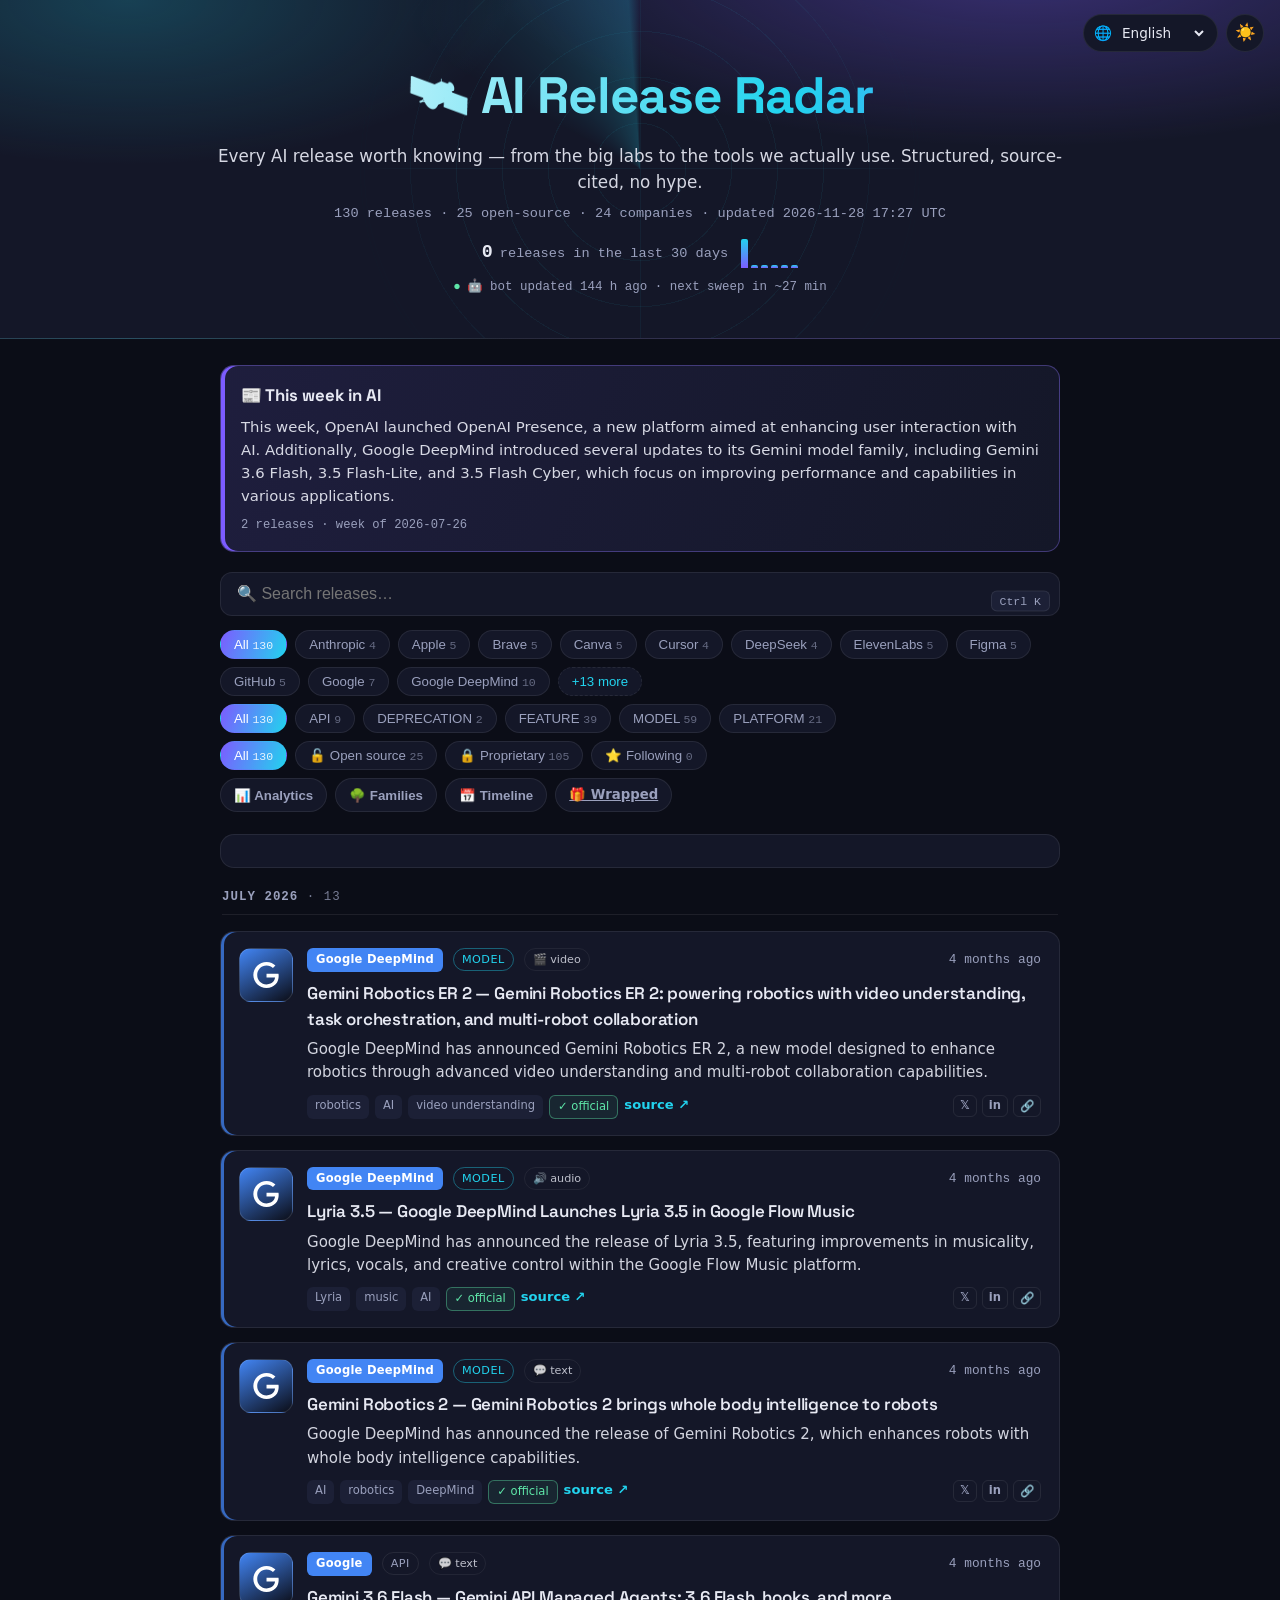
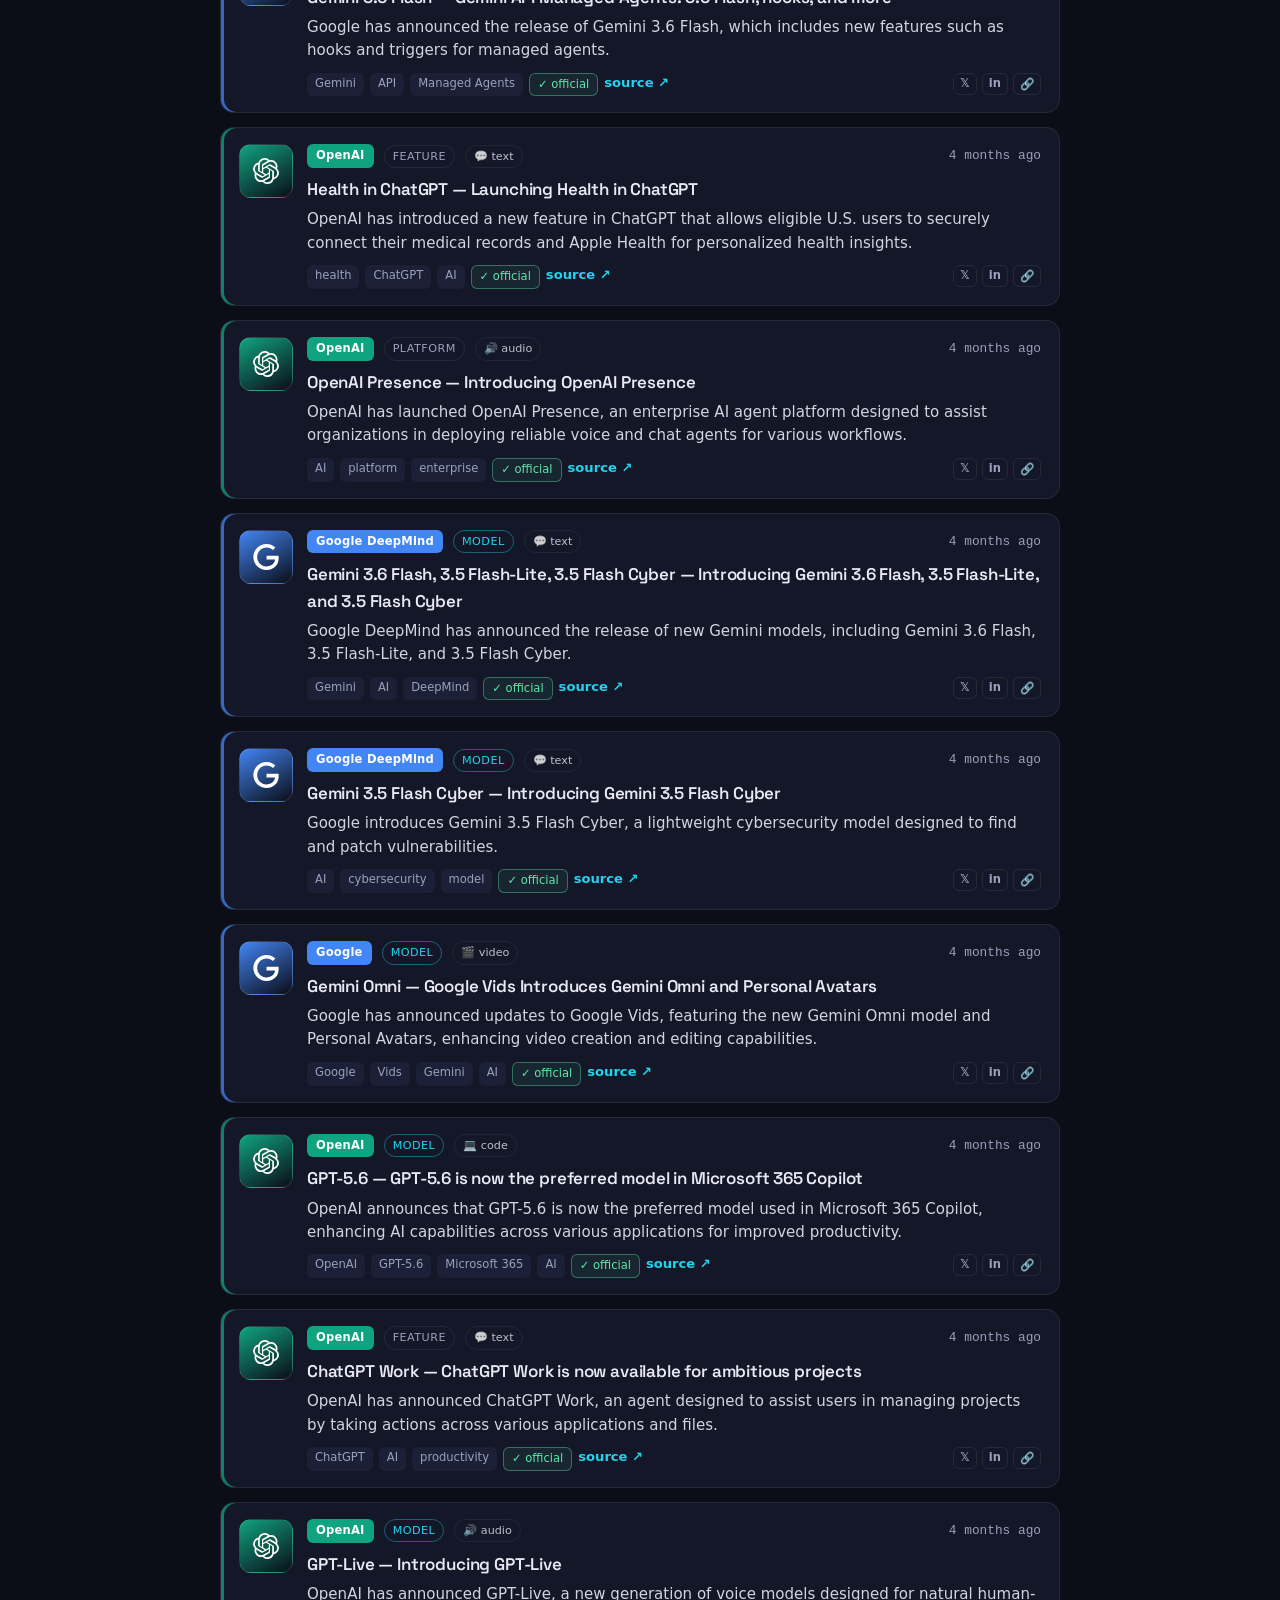
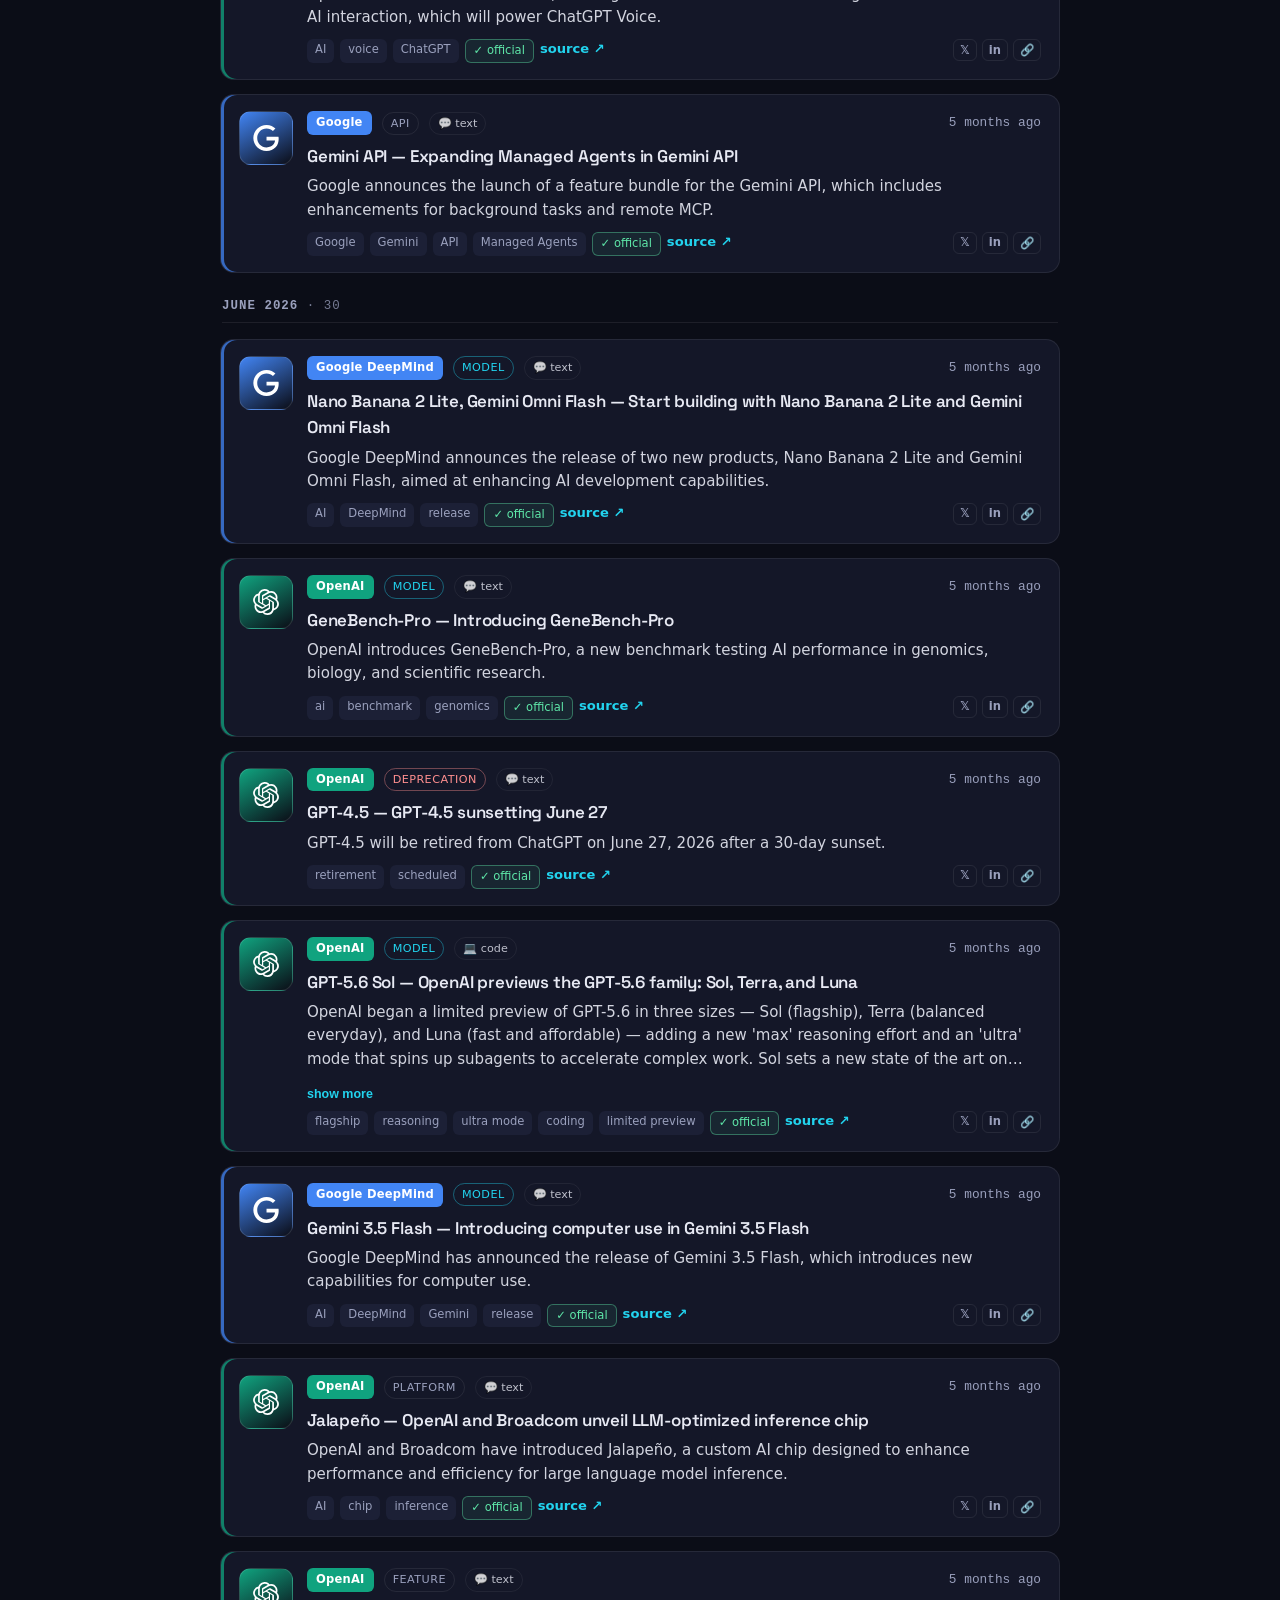
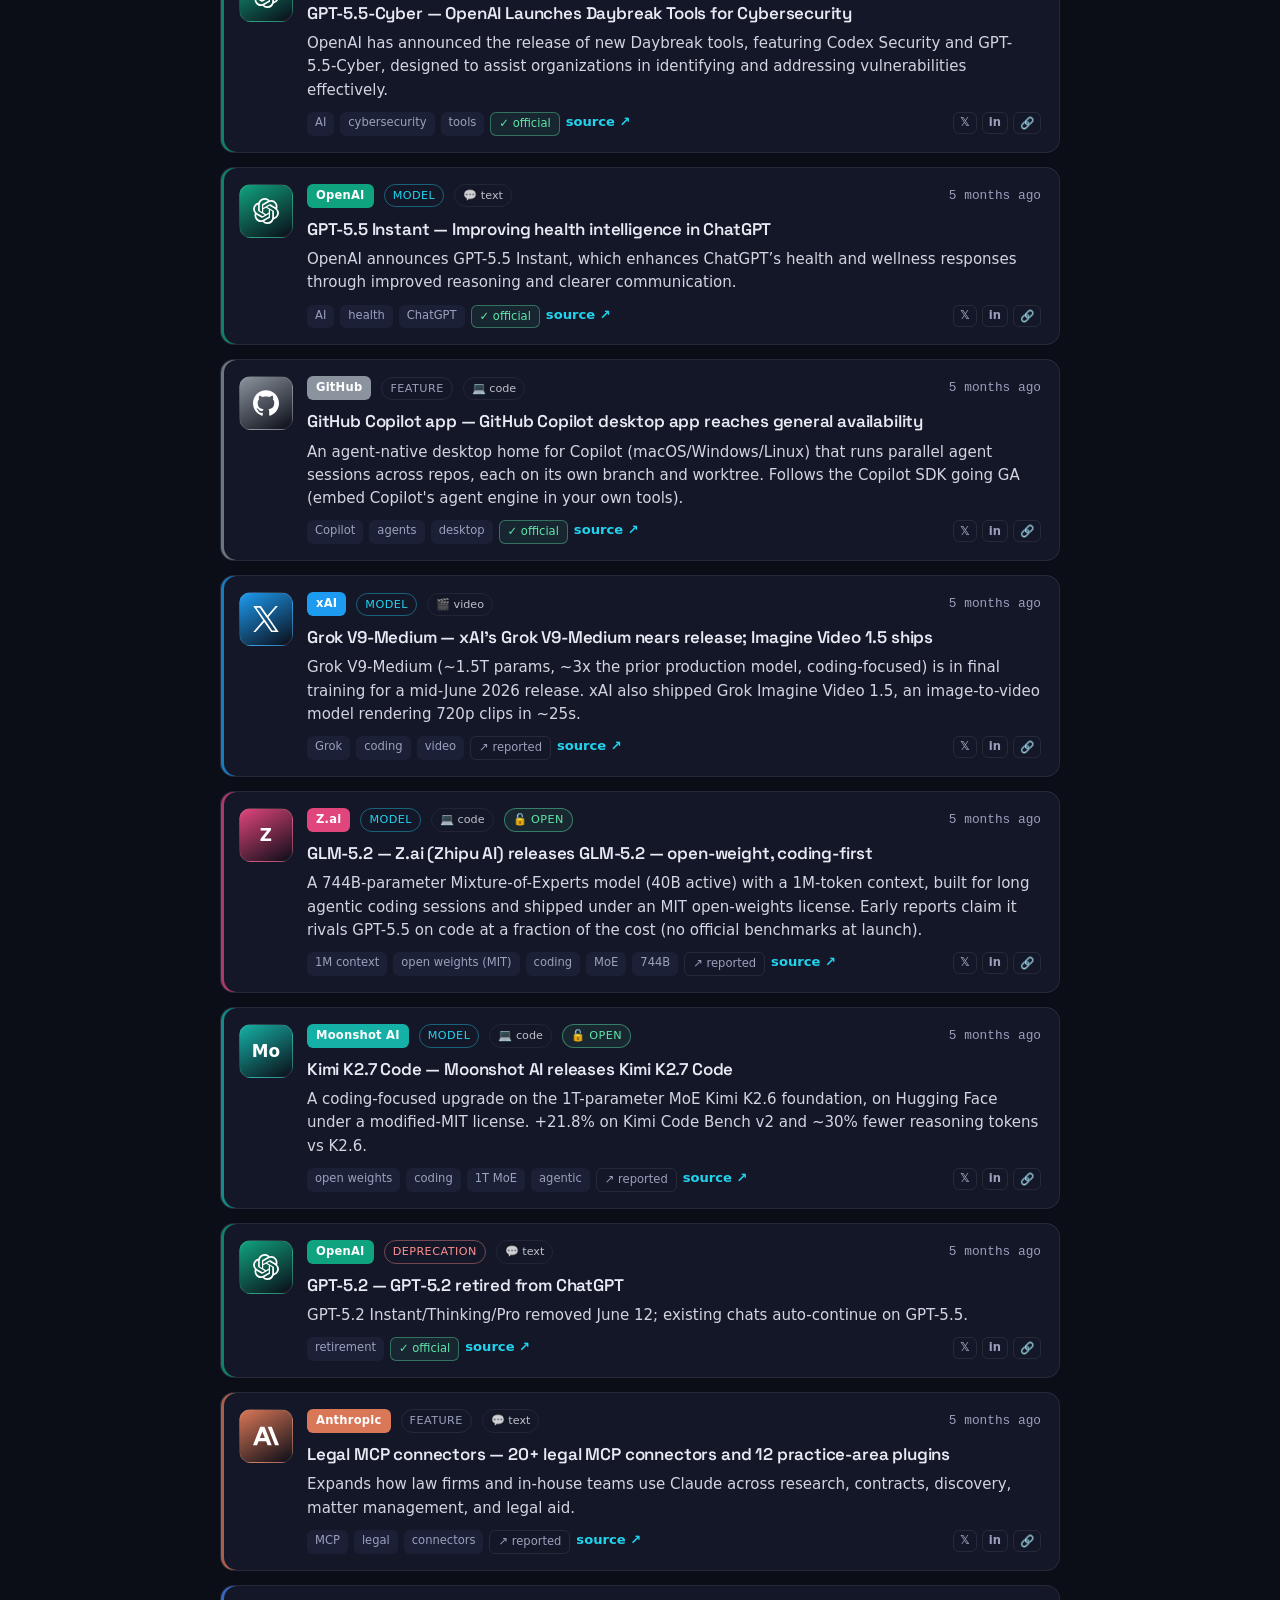
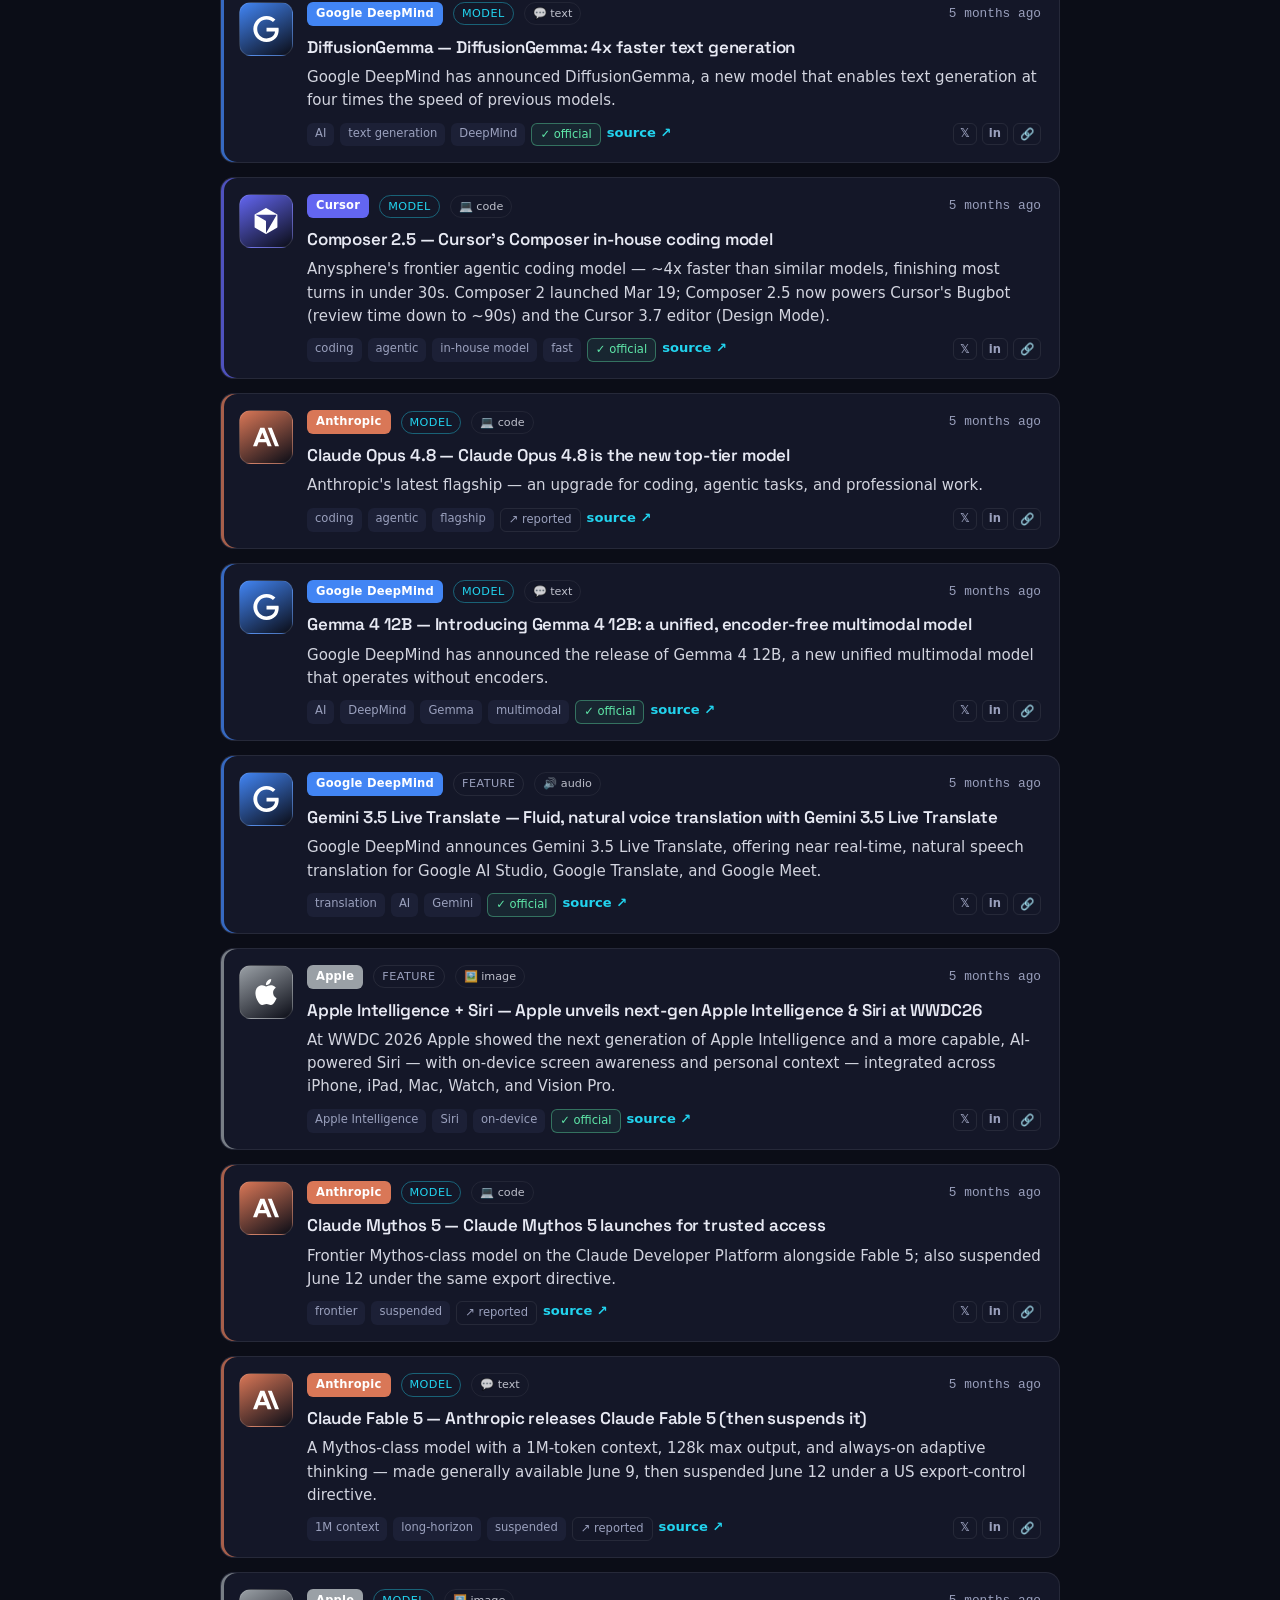
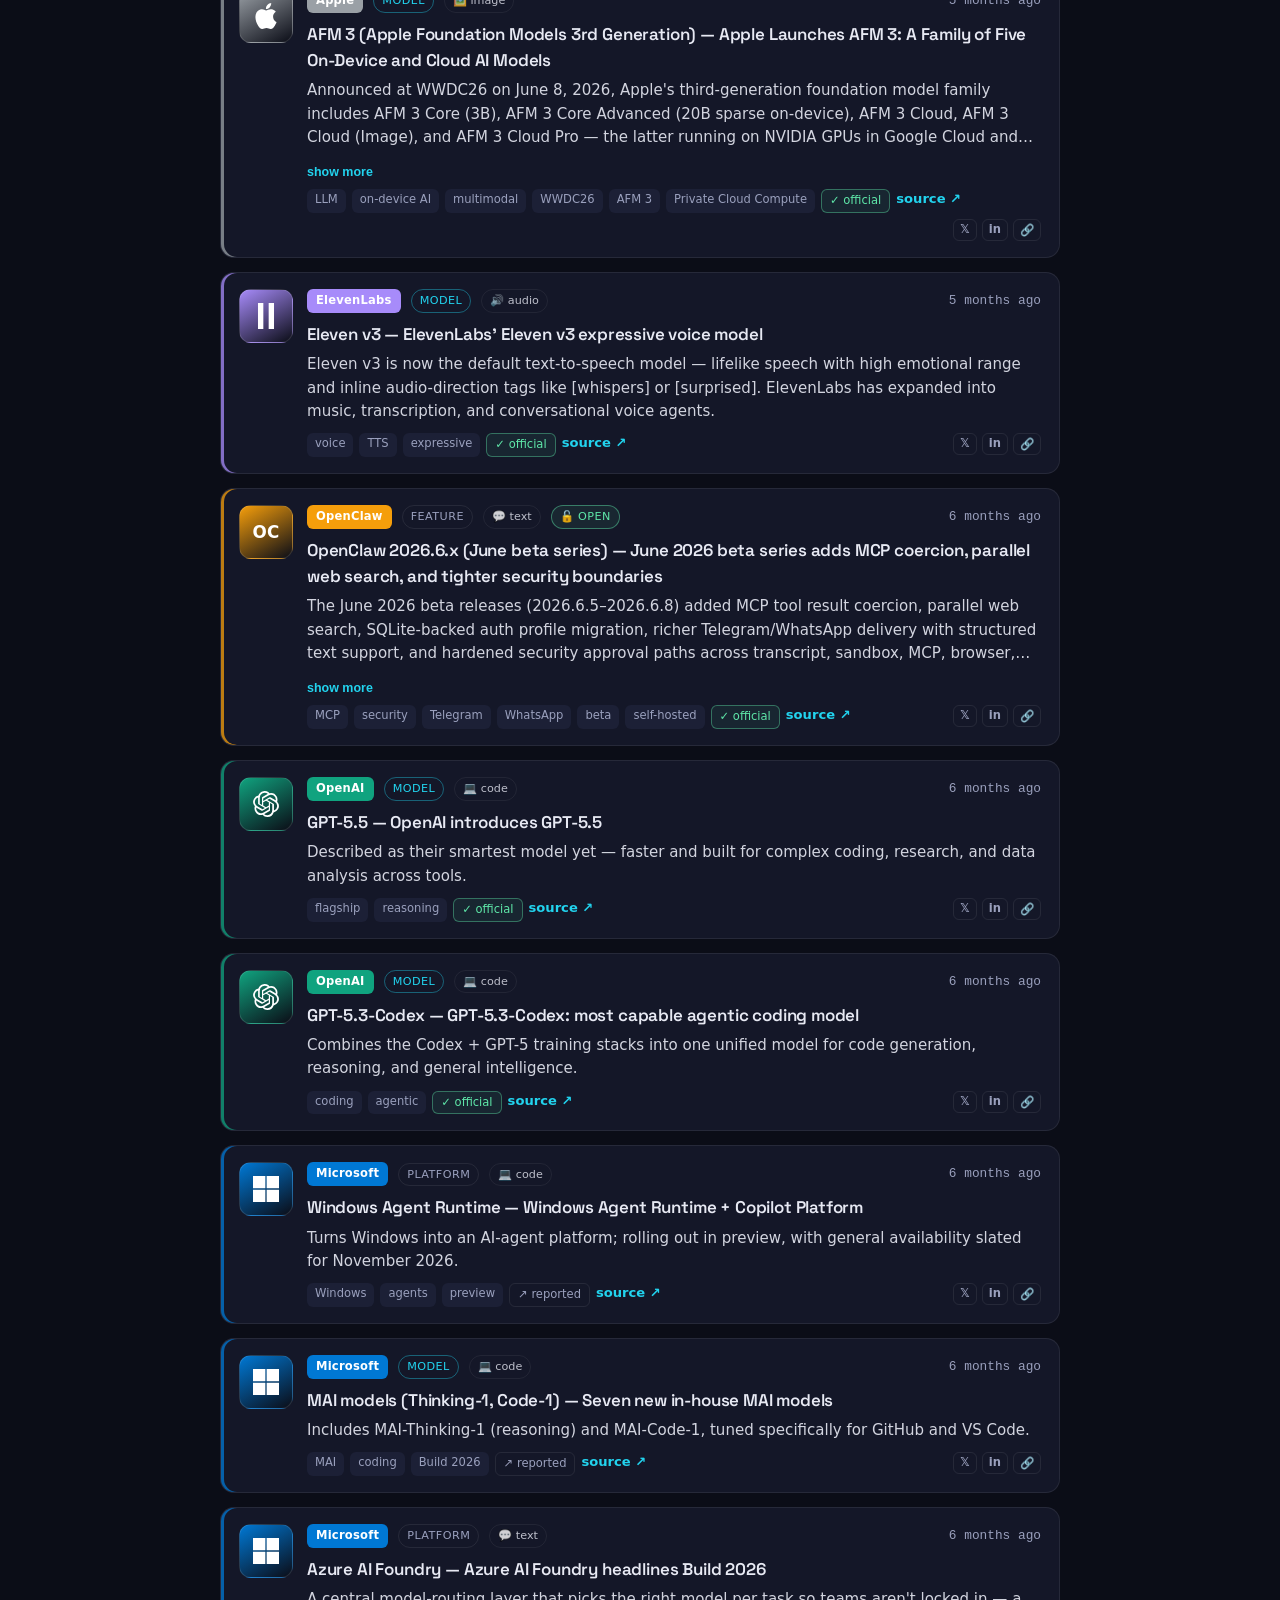
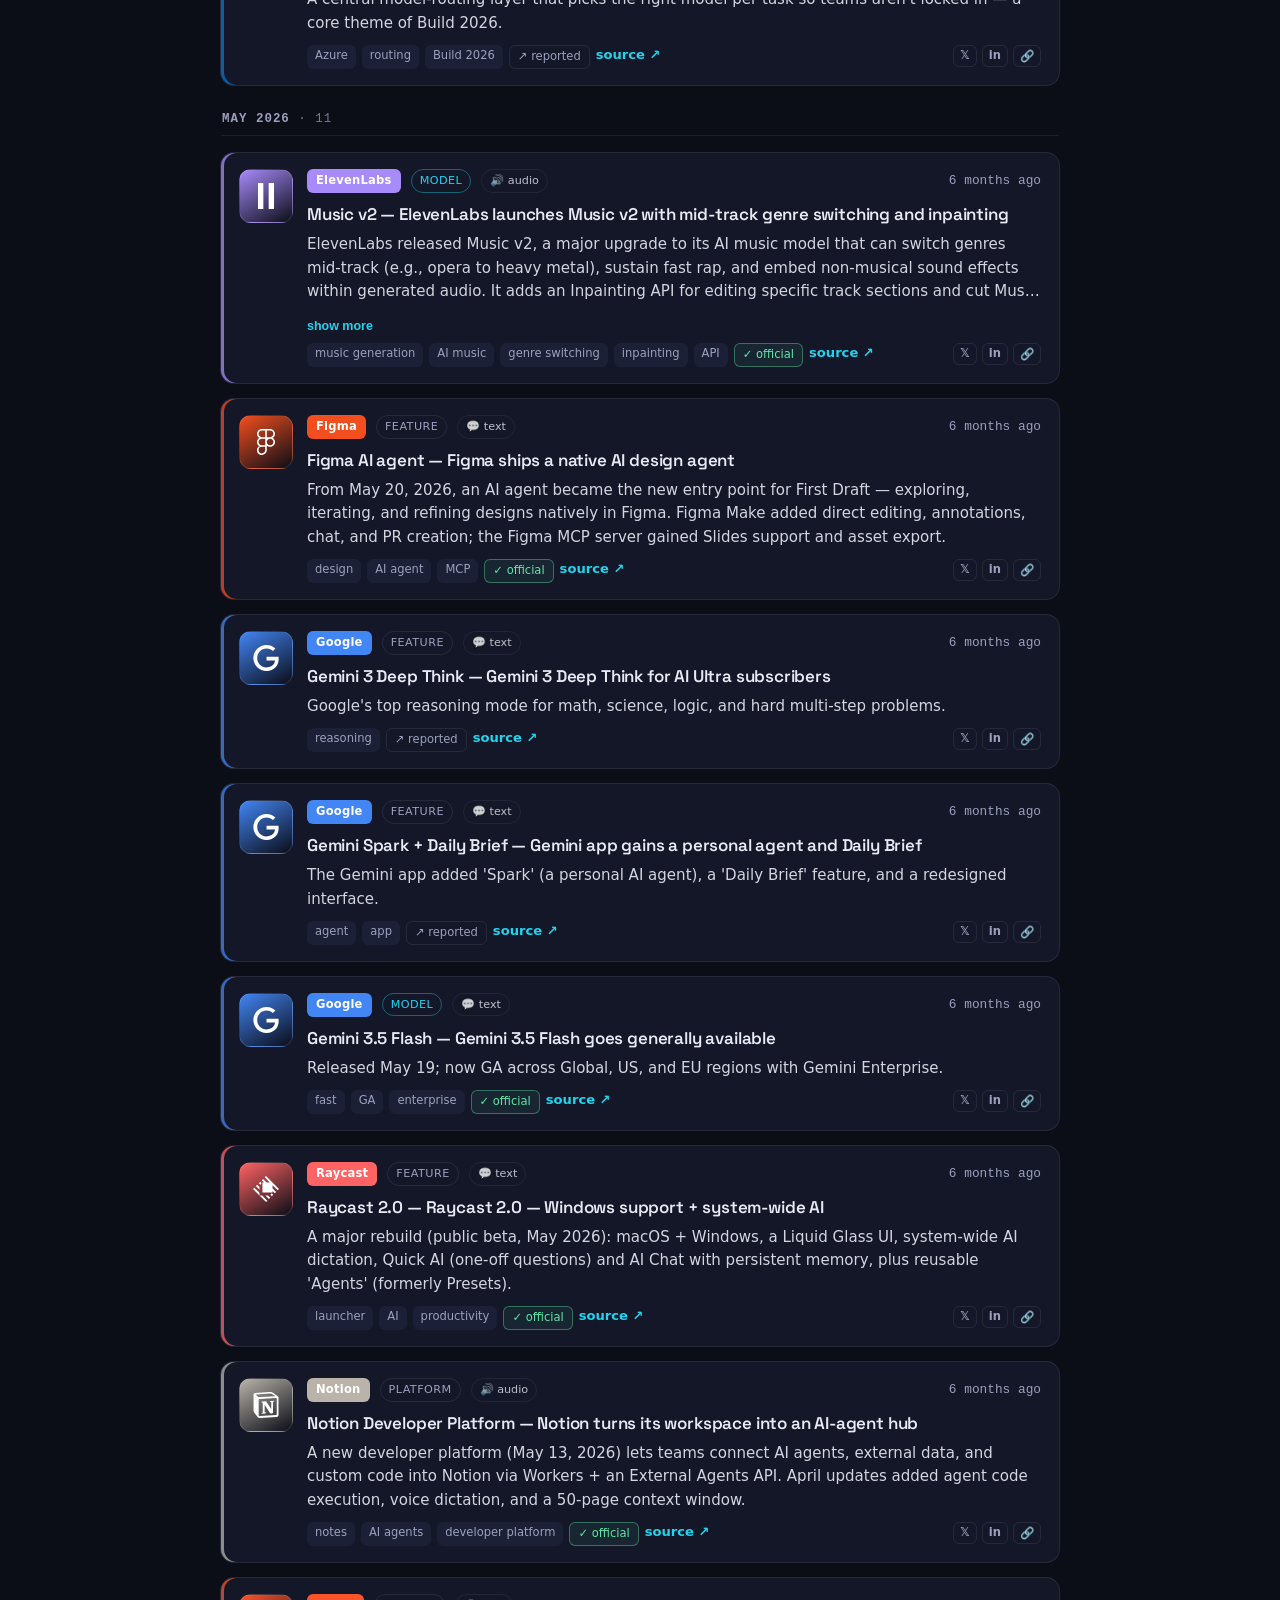
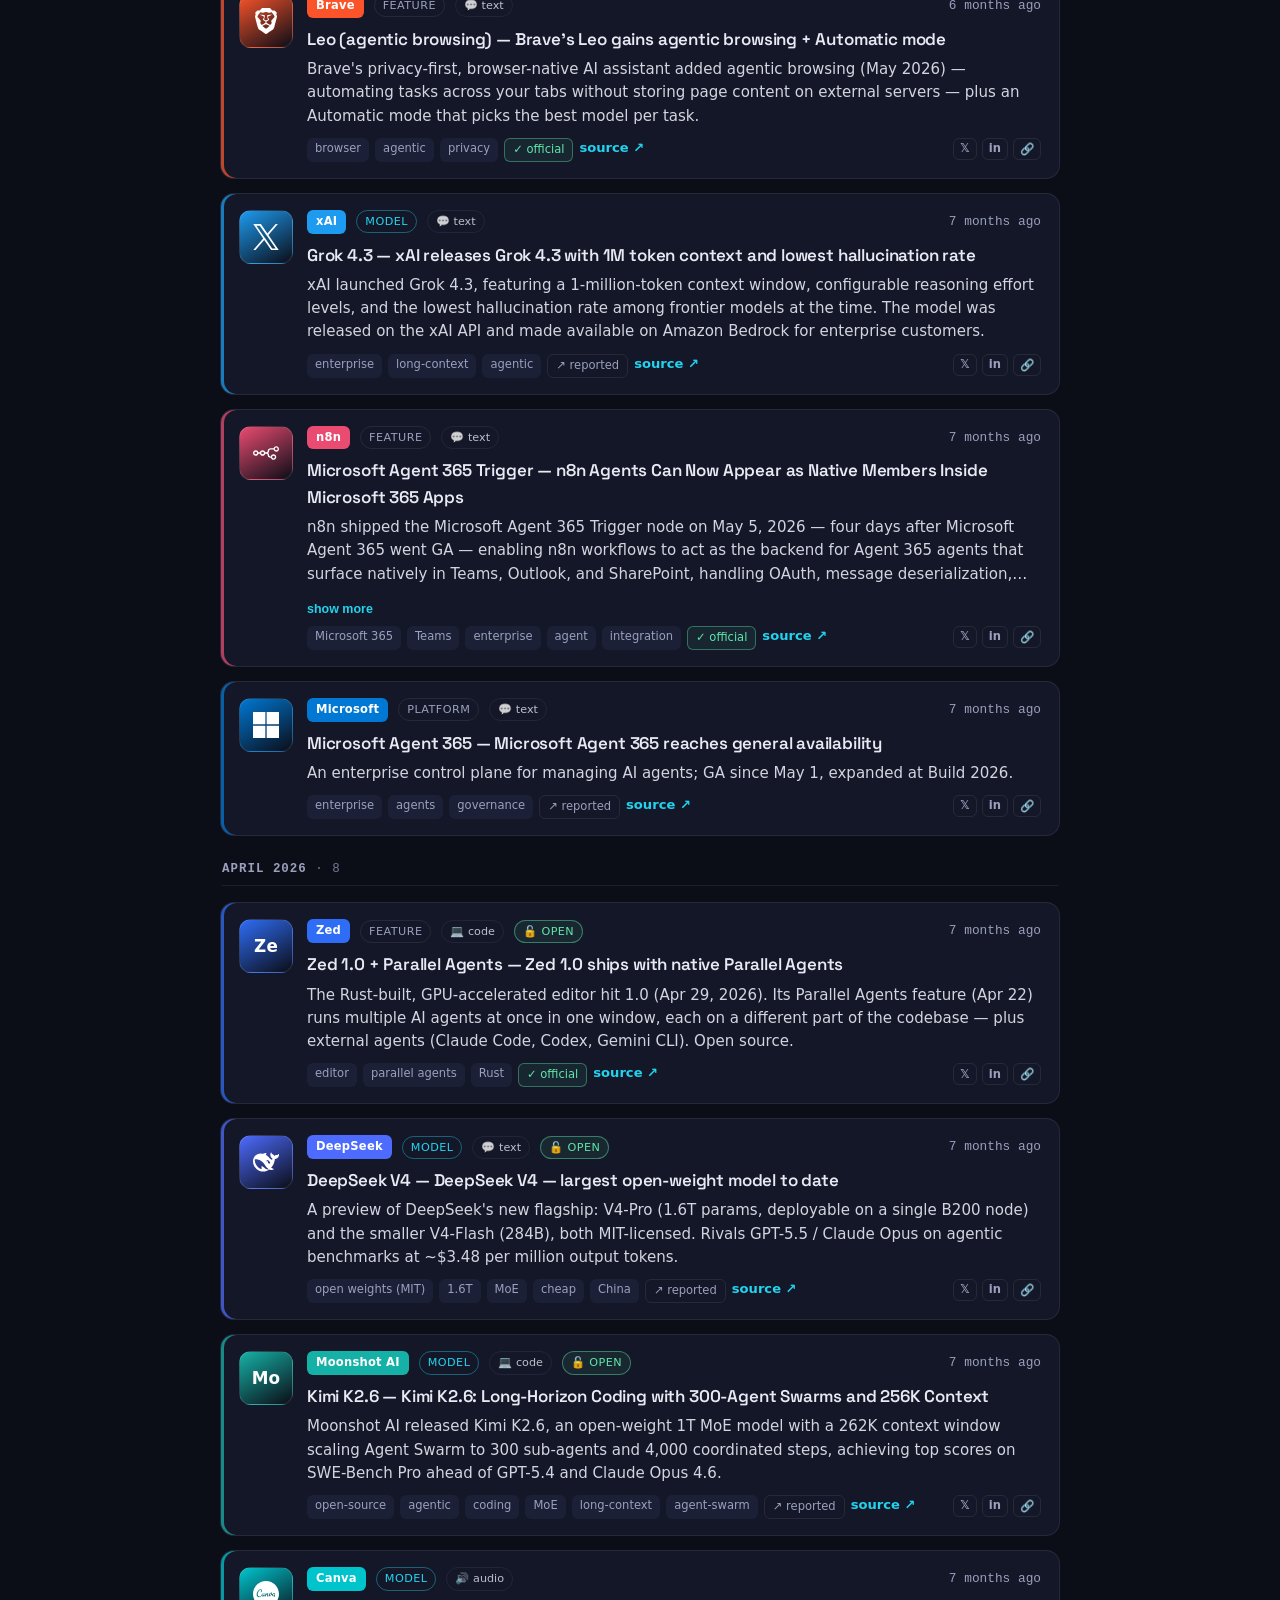
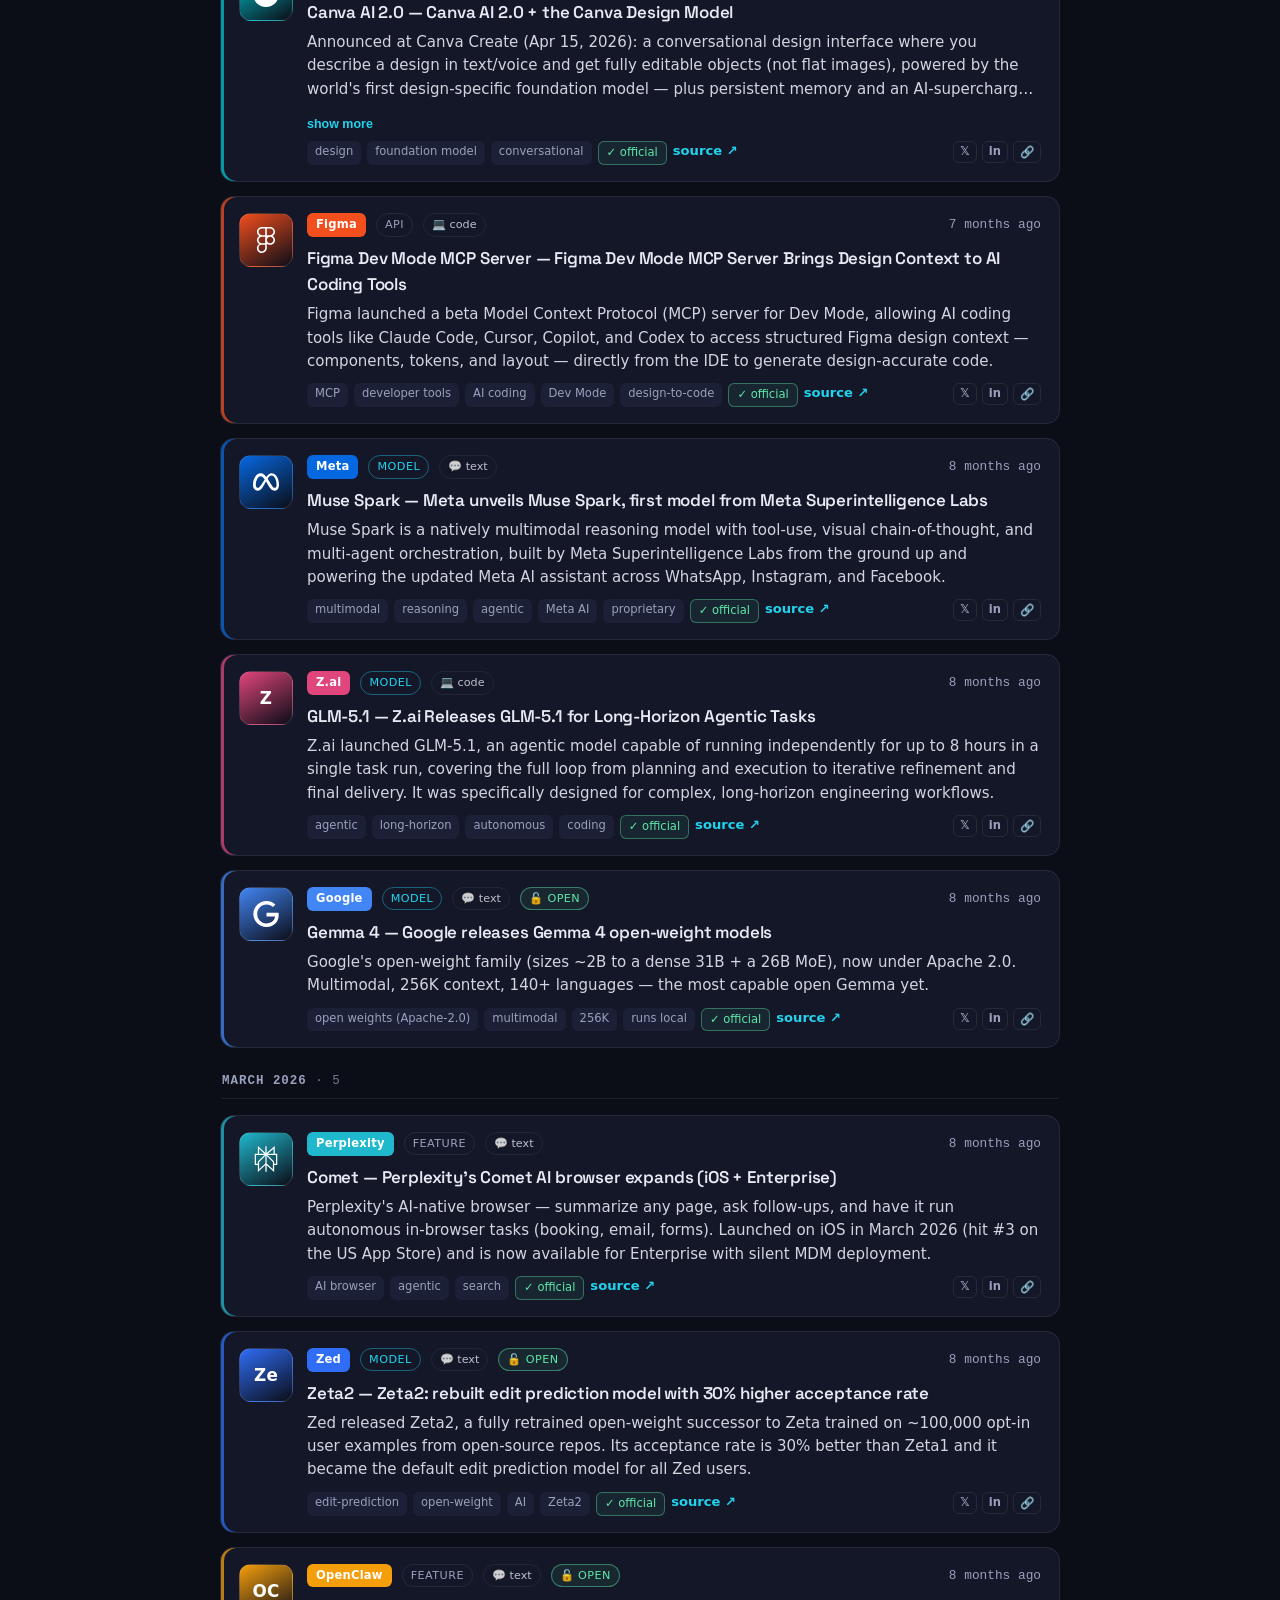
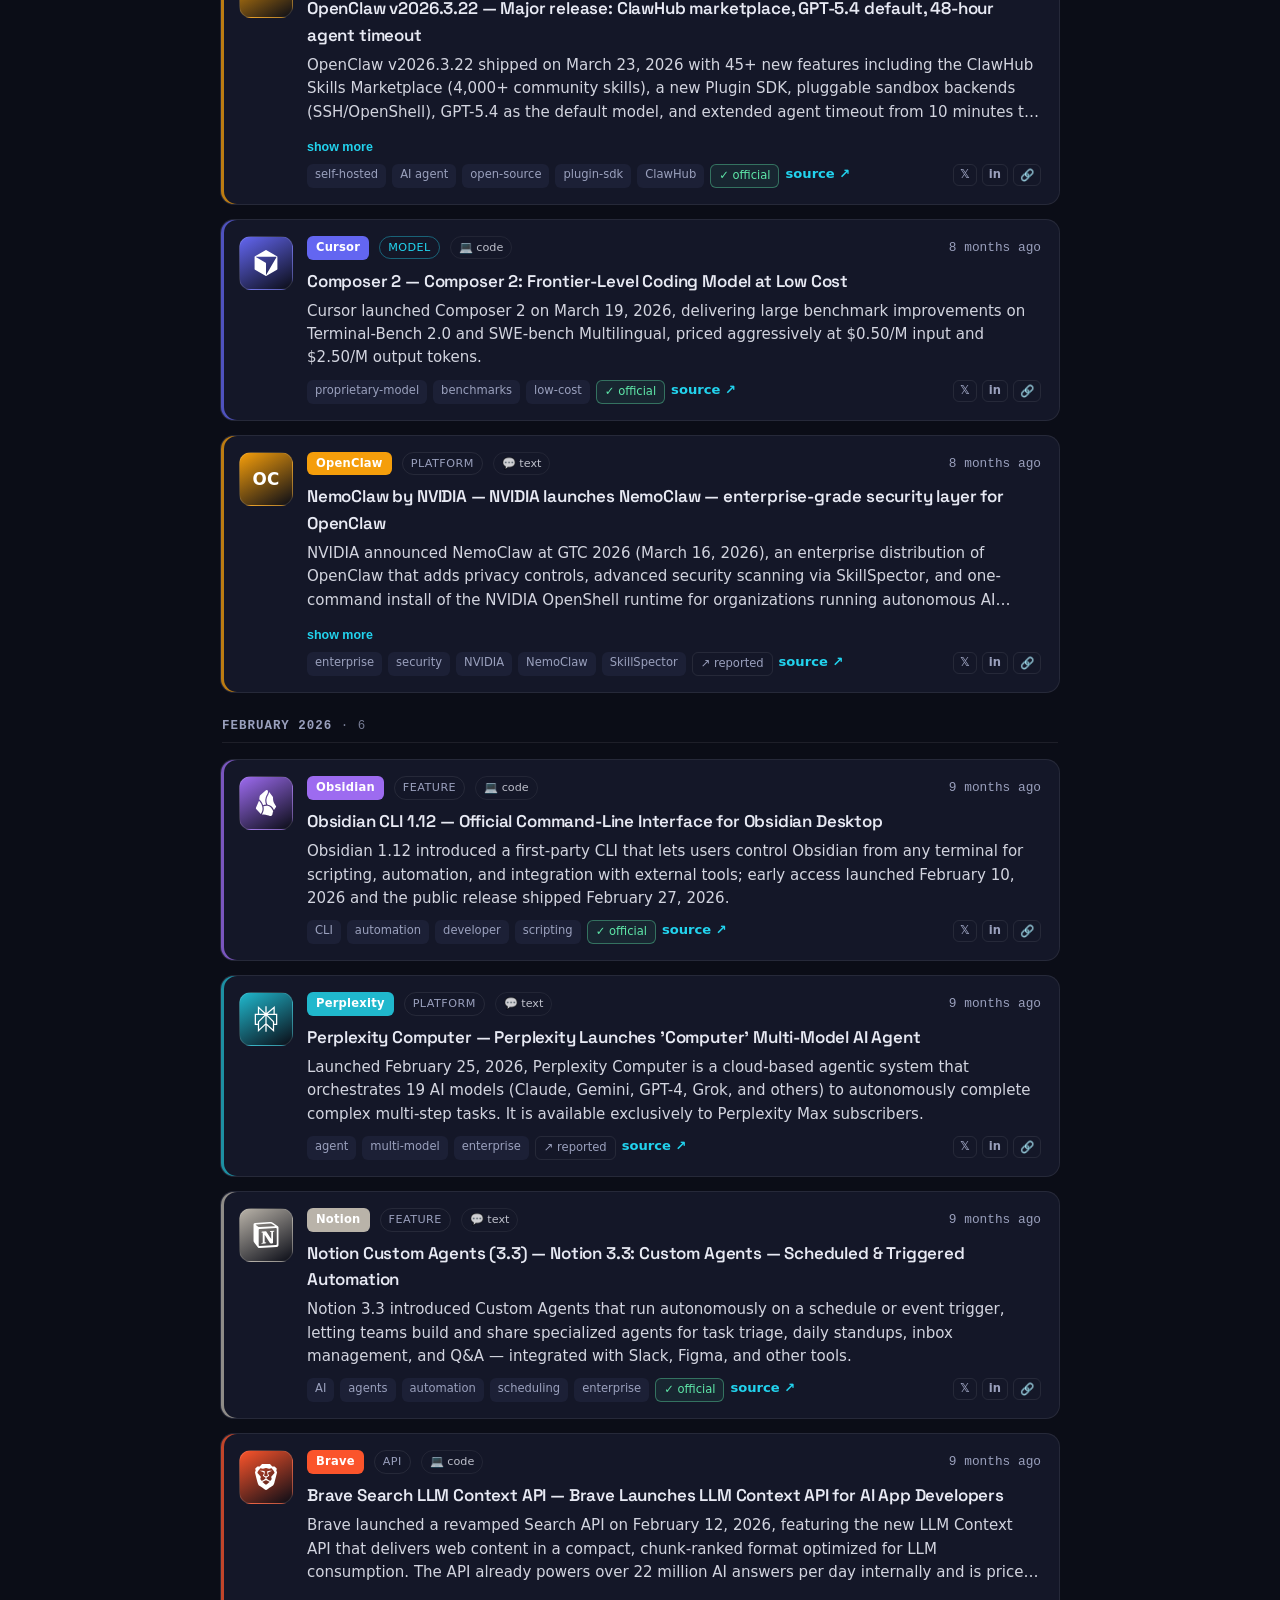
<file: index.html>
<!DOCTYPE html>
<html lang="en">
<head>
  <meta charset="UTF-8" />
  <meta name="viewport" content="width=device-width, initial-scale=1.0" />
  <title>AI Release Radar — every AI release worth knowing</title>
  <meta name="description" content="A structured, source-cited tracker of AI models, tools & apps we follow — from the big labs (Anthropic, OpenAI, Google) to the tools we use (Perplexity, Cursor, and more)." />
  <link rel="icon" href="favicon.svg" type="image/svg+xml" />

  <!-- Mission-control display font -->
  <link rel="preconnect" href="https://fonts.googleapis.com" />
  <link rel="preconnect" href="https://fonts.gstatic.com" crossorigin />
  <link rel="stylesheet" href="https://fonts.googleapis.com/css2?family=Space+Grotesk:wght@500;600;700&display=swap" />

  <!-- Social share preview -->
  <meta property="og:type" content="website" />
  <meta property="og:title" content="AI Release Radar" />
  <meta property="og:description" content="Every AI release worth knowing — from the big labs to the tools we actually use. Structured, source-cited, auto-updated daily." />
  <meta property="og:url" content="https://koha1312.github.io/ai-release-radar/" />
  <meta property="og:image" content="https://koha1312.github.io/ai-release-radar/og.png" />
  <meta name="twitter:card" content="summary_large_image" />
  <meta name="twitter:title" content="AI Release Radar" />
  <meta name="twitter:description" content="Every AI release worth knowing — labs + the tools we use. Auto-updated daily." />
  <meta name="twitter:image" content="https://koha1312.github.io/ai-release-radar/og.png" />

  <link rel="stylesheet" href="style.css" />
  <link rel="manifest" href="manifest.webmanifest" />
  <meta name="theme-color" content="#0b0d17" />
</head>
<body>
  <button id="theme-toggle" aria-label="Toggle light/dark">🌙</button>
  <div id="lang-wrap"><span aria-hidden="true">🌐</span><select id="lang-picker" aria-label="Language"></select></div>

  <header class="hero">
    <div class="radar-grid" aria-hidden="true"></div>
    <div class="hero-inner">
      <h1>🛰️ AI Release&nbsp;Radar</h1>
      <p class="tagline">Every AI release worth knowing — from the big labs to the tools we actually use. Structured, source-cited, no hype.</p>
      <p class="meta" id="meta">Loading…</p>
      <div class="hero-stats" id="hero-stats"></div>
      <p class="heartbeat" id="heartbeat"></p>
    </div>
  </header>

  <main>
    <section id="digest" class="digest" hidden></section>

    <section class="controls">
      <div class="search-wrap">
        <input id="search" type="search" placeholder="🔍 Search releases…" autocomplete="off" />
        <button id="pal-hint" class="kbd-hint" title="Command palette">Ctrl K</button>
      </div>
      <div class="filter-row" id="company-filters"></div>
      <div class="filter-row" id="type-filters"></div>
      <div class="filter-row" id="access-filters"></div>
      <div class="filter-row">
        <button id="analytics-toggle" class="chip toggle-btn">📊 Analytics</button>
        <button id="families-toggle" class="chip toggle-btn">🌳 Families</button>
        <button id="timeline-toggle" class="chip toggle-btn">📅 Timeline</button>
        <a id="wrapped-link" class="chip toggle-btn" href="wrapped/latest.png" target="_blank" rel="noopener" hidden>🎁 Wrapped</a>
      </div>
    </section>

    <section id="analytics" class="analytics" hidden></section>
    <section id="families" class="families" hidden></section>
    <section id="timeline" class="timeline-view" hidden></section>
    <div id="spotlight" class="spotlight" hidden></div>

    <section id="feed" class="feed"></section>
    <p id="empty" class="empty" hidden>No releases match your filters.</p>
  </main>

  <!-- ⌘K command palette -->
  <div id="palette" hidden>
    <div class="pal-box">
      <input id="pal-input" type="text" autocomplete="off" spellcheck="false" />
      <div id="pal-list"></div>
    </div>
  </div>

  <footer>
    <p class="channels">Follow the radar your way:
      <a class="source" href="rss.xml">📡 RSS</a> ·
      <a class="source" href="https://github.com/Koha1312/ai-release-radar#readme" target="_blank" rel="noopener">🤖 MCP server</a> ·
      🔗 shareable filter links
    </p>
    <p>Built by <b>Khoa Nguyen</b>, paired with Claude 💙 · auto-refreshed every 3 hours</p>
  </footer>

  <script src="app.js"></script>
</body>
</html>
</file>
<file: style.css>
:root {
  --bg: #0b0d17;
  --panel: #141728;
  --panel-2: #1c2036;
  --text: #e7e9f3;
  --muted: #9aa0bd;
  --accent: #7c5cff;
  --accent-2: #22d3ee;
  --border: rgba(255, 255, 255, 0.08);
}

* { box-sizing: border-box; }

body {
  margin: 0;
  background: var(--bg);
  color: var(--text);
  font-family: "Inter", system-ui, -apple-system, Segoe UI, Roboto, sans-serif;
  line-height: 1.55;
}

/* Aurora backdrop — a faint, slowly drifting glow behind everything. */
body::before {
  content: "";
  position: fixed;
  inset: 0;
  z-index: -1;
  pointer-events: none;
  background:
    radial-gradient(820px 520px at 12% -6%, rgba(124, 92, 255, 0.12), transparent 60%),
    radial-gradient(720px 520px at 96% 6%, rgba(34, 211, 238, 0.10), transparent 55%);
  animation: drift 20s ease-in-out infinite alternate;
}
@keyframes drift { to { transform: translate3d(0, 20px, 0) scale(1.04); } }
body.light::before { opacity: 0.55; }

/* Mission-control mono for numerals & labels (system fonts, no extra load). */
.meta, .date, .month-header, .hero-stats, .chip .cc {
  font-family: ui-monospace, "Cascadia Code", "JetBrains Mono", Consolas, monospace;
}

/* ---------- hero ---------- */
.hero {
  position: relative;
  overflow: hidden;
  background:
    radial-gradient(900px 300px at 80% -10%, rgba(124, 92, 255, 0.35), transparent 60%),
    radial-gradient(700px 300px at 10% 0%, rgba(34, 211, 238, 0.22), transparent 55%),
    var(--panel);
  border-bottom: 1px solid var(--border);
  padding: 56px 20px 40px;
  text-align: center;
}

/* Radar motif: concentric rings + crosshair, with a sweep line rotating over it. */
.radar-grid {
  position: absolute;
  top: 50%;
  left: 50%;
  width: 560px;
  height: 560px;
  transform: translate(-50%, -50%);
  pointer-events: none;
  opacity: 0.55;
  -webkit-mask-image: radial-gradient(circle, #000 52%, transparent 72%);
  mask-image: radial-gradient(circle, #000 52%, transparent 72%);
}
.radar-grid::after {
  content: "";
  position: absolute;
  inset: 0;
  border-radius: 50%;
  border: 1px solid rgba(34, 211, 238, 0.20);
  background:
    repeating-radial-gradient(circle, transparent 0 45px, rgba(34, 211, 238, 0.11) 45px 46px),
    linear-gradient(rgba(34, 211, 238, 0.10), rgba(34, 211, 238, 0.10)) center / 1px 100% no-repeat,
    linear-gradient(rgba(34, 211, 238, 0.10), rgba(34, 211, 238, 0.10)) center / 100% 1px no-repeat;
}
.radar-grid::before {
  content: "";
  position: absolute;
  inset: 0;
  border-radius: 50%;
  background: conic-gradient(from 0deg,
    rgba(34, 211, 238, 0) 0deg,
    rgba(34, 211, 238, 0) 298deg,
    rgba(34, 211, 238, 0.38) 356deg,
    rgba(124, 92, 255, 0) 360deg);
  animation: sweep 5s linear infinite;
}
@keyframes sweep { to { transform: rotate(360deg); } }

.hero-inner { position: relative; z-index: 1; max-width: 880px; margin: 0 auto; }
.hero h1 {
  margin: 0 0 8px;
  font-family: "Space Grotesk", "Inter", system-ui, sans-serif;
  font-size: clamp(2.1rem, 5vw, 3.2rem);
  font-weight: 700;
  letter-spacing: -0.02em;
  background: linear-gradient(100deg, #fff, var(--accent-2), var(--accent), #fff);
  background-size: 200% auto;
  -webkit-background-clip: text; background-clip: text; -webkit-text-fill-color: transparent;
  animation: sheen 6s linear infinite;
}
@keyframes sheen { to { background-position: 200% center; } }
.tagline { color: var(--text); font-size: 1.05rem; margin: 0 0 6px; opacity: 0.92; }
.meta { color: var(--muted); font-size: 0.85rem; margin: 8px 0 0; }

main { max-width: 880px; margin: 0 auto; padding: 26px 20px 60px; }

/* ---------- controls ---------- */
.controls { margin-bottom: 22px; }
#search {
  width: 100%;
  padding: 12px 16px;
  background: var(--panel);
  border: 1px solid var(--border);
  border-radius: 12px;
  color: var(--text);
  font-size: 1rem;
  margin-bottom: 14px;
}
#search:focus { outline: none; border-color: var(--accent); }
.filter-row { display: flex; flex-wrap: wrap; gap: 8px; margin-bottom: 8px; }

.chip {
  padding: 6px 13px;
  border-radius: 999px;
  border: 1px solid var(--border);
  background: var(--panel);
  color: var(--muted);
  font-size: 0.83rem;
  cursor: pointer;
  transition: all 0.15s ease;
  user-select: none;
}
.chip:hover { color: var(--text); border-color: var(--accent); }
.chip.active { background: linear-gradient(110deg, var(--accent), var(--accent-2)); color: #fff; border-color: transparent; }
.chip .cc { opacity: 0.6; font-size: 0.72rem; font-variant-numeric: tabular-nums; }
.chip.active .cc { opacity: 0.85; }

/* month timeline headers */
.month-header {
  font-size: 0.78rem;
  font-weight: 700;
  text-transform: uppercase;
  letter-spacing: 0.08em;
  color: var(--muted);
  margin: 10px 2px 2px;
  padding-bottom: 6px;
  border-bottom: 1px solid var(--border);
}
.month-header:first-child { margin-top: 0; }

/* ---------- feed ---------- */
.feed { display: flex; flex-direction: column; gap: 14px; }
.card {
  display: flex;
  gap: 14px;
  align-items: flex-start;
  background: var(--panel);
  border: 1px solid var(--border);
  border-radius: 14px;
  padding: 16px 18px;
  box-shadow: inset 3px 0 0 0 color-mix(in srgb, var(--c, var(--accent)) 75%, transparent);
  transition: transform 0.18s ease, border-color 0.18s ease, box-shadow 0.18s ease;
  animation: rise 0.4s ease both;
}
.card.clickable { cursor: pointer; }
.card:hover {
  transform: translateY(-2px);
  border-color: color-mix(in srgb, var(--c, var(--accent)) 55%, var(--border));
  box-shadow: inset 3px 0 0 0 var(--c, var(--accent)),
              0 10px 32px -18px var(--c, var(--accent));
}
@keyframes rise { from { opacity: 0; transform: translateY(10px); } to { opacity: 1; transform: none; } }

/* branded thumbnail tile (monogram by default; real image layered on top) */
.thumb {
  position: relative;
  flex: 0 0 54px;
  width: 54px;
  height: 54px;
  border-radius: 12px;
  overflow: hidden;
  display: flex;
  align-items: center;
  justify-content: center;
  background: linear-gradient(150deg, var(--c, var(--accent)), #0b0d17);
  border: 1px solid rgba(255, 255, 255, 0.12);
}
.thumb .mono { color: #fff; font-weight: 800; font-size: 1.05rem; letter-spacing: 0.01em; }
.thumb .logo {
  position: absolute; inset: 0; background: #fff;
  -webkit-mask-repeat: no-repeat; mask-repeat: no-repeat;
  -webkit-mask-position: center; mask-position: center;
  -webkit-mask-size: 50%; mask-size: 50%;
}
.thumb img { position: absolute; inset: 0; width: 100%; height: 100%; object-fit: contain; background: #fff; padding: 6px; }
.card-body { flex: 1; min-width: 0; }

.card-top { display: flex; align-items: center; gap: 10px; flex-wrap: wrap; margin-bottom: 8px; }
.badge {
  font-size: 0.72rem; font-weight: 700; padding: 3px 9px; border-radius: 6px;
  color: #fff; letter-spacing: 0.02em;
}
.type-pill {
  font-size: 0.7rem; padding: 2px 8px; border-radius: 999px;
  border: 1px solid var(--border); color: var(--muted); text-transform: uppercase; letter-spacing: 0.04em;
}
.type-deprecation { color: #ff8f8f; border-color: rgba(255, 143, 143, 0.4); }
.type-model { color: var(--accent-2); border-color: rgba(34, 211, 238, 0.4); }
.os-pill { color: #5ee6a8; border-color: rgba(94, 230, 168, 0.45); background: rgba(94, 230, 168, 0.08); }
.date { margin-left: auto; color: var(--muted); font-size: 0.8rem; font-variant-numeric: tabular-nums; }

.card h3 { margin: 2px 0 6px; font-size: 1.06rem; font-family: "Space Grotesk", "Inter", system-ui, sans-serif; font-weight: 600; letter-spacing: -0.01em; }
.card p { margin: 0 0 10px; color: var(--text); opacity: 0.9; font-size: 0.94rem; }
.tags { display: flex; flex-wrap: wrap; gap: 6px; }
.tag { font-size: 0.72rem; color: var(--muted); background: var(--panel-2); padding: 2px 8px; border-radius: 6px; }
.trust { font-size: 0.72rem; padding: 2px 8px; border-radius: 6px; border: 1px solid var(--border); cursor: help; }
.trust.official { color: #5ee6a8; border-color: rgba(94, 230, 168, 0.4); background: rgba(94, 230, 168, 0.07); }
.trust.reported { color: var(--muted); }
.source { color: var(--accent-2); text-decoration: none; font-size: 0.82rem; font-weight: 600; }
.source:hover { text-decoration: underline; }

.empty { text-align: center; color: var(--muted); padding: 40px; }

footer { border-top: 1px solid var(--border); padding: 24px 20px; text-align: center; color: var(--muted); font-size: 0.85rem; }

/* NEW badge */
.new-badge {
  font-size: 0.66rem; font-weight: 800; letter-spacing: 0.03em; color: #fff;
  padding: 2px 7px; border-radius: 999px;
  background: linear-gradient(110deg, #ff7eb3, #ff6a88);
}

/* hero stat + sparkline */
.hero-stats { margin-top: 14px; color: var(--muted); font-size: 0.85rem; display: inline-flex; align-items: center; gap: 7px; }
.hero-stats .stat-num { color: var(--text); font-weight: 800; font-size: 1.15rem; }
.spark { display: inline-flex; align-items: flex-end; gap: 3px; height: 30px; margin-left: 6px; }
.spark .bar { width: 7px; border-radius: 2px 2px 0 0; background: linear-gradient(var(--accent-2), var(--accent)); }

/* language picker */
#lang-wrap {
  position: fixed; top: 14px; right: 62px; z-index: 50;
  display: flex; align-items: center; gap: 6px;
  height: 38px; padding: 0 10px;
  border: 1px solid var(--border); border-radius: 999px;
  background: var(--panel); color: var(--text); font-size: 0.9rem;
}
#lang-wrap:hover { border-color: var(--accent); }
#lang-picker {
  background: transparent; border: none; color: var(--text);
  font-size: 0.85rem; font-family: inherit; cursor: pointer; outline: none;
}
#lang-picker option { background: var(--panel); color: var(--text); }

/* theme toggle */
#theme-toggle {
  position: fixed; top: 14px; right: 16px; z-index: 50;
  width: 38px; height: 38px; border-radius: 50%;
  border: 1px solid var(--border); background: var(--panel); color: var(--text);
  font-size: 1.05rem; line-height: 1; cursor: pointer; transition: border-color 0.15s ease;
}
#theme-toggle:hover { border-color: var(--accent); }

/* light theme */
body.light {
  --bg: #f5f7fc;
  --panel: #ffffff;
  --panel-2: #eef1f8;
  --text: #1a1d2b;
  --muted: #5b6276;
  --border: rgba(0, 0, 0, 0.10);
}
body.light .tag { background: #eef1f8; }

/* modality tag pill (💬 text / 🖼️ image / 🎬 video / 🔊 audio / 🤖 robotics / 💻 code) */
.modality-pill { text-transform: none; letter-spacing: 0; color: var(--text); opacity: 0.8; border-color: var(--border); }

/* long summaries collapse to 3 lines until "show more" */
.card p.summary.clamp {
  display: -webkit-box;
  -webkit-line-clamp: 3;
  -webkit-box-orient: vertical;
  overflow: hidden;
}
.more-btn {
  background: none; border: none; padding: 0; margin: -6px 0 10px;
  color: var(--accent-2); font-size: 0.78rem; font-weight: 600; cursor: pointer;
}
.more-btn:hover { text-decoration: underline; }

/* "+N more" / "− less" chip for the collapsed company wall */
.chip-more { color: var(--accent-2); border-style: dashed; }

/* count next to month group headers */
.mh-count { color: var(--muted); opacity: 0.75; font-weight: 500; }

/* footer channels line */
footer .channels { margin-bottom: 6px; }

/* analytics toggle button */
.toggle-btn { font-weight: 600; }

/* ---------- analytics panel ---------- */
.analytics {
  background: var(--panel);
  border: 1px solid var(--border);
  border-radius: 14px;
  padding: 18px 20px;
  margin-bottom: 20px;
}
.apanel { display: grid; grid-template-columns: 1fr 1fr; gap: 26px; }
.ablock h4 {
  margin: 0 0 12px;
  font-size: 0.75rem; text-transform: uppercase; letter-spacing: 0.08em; color: var(--muted);
}
.abars { display: flex; flex-direction: column; gap: 7px; }
.abar-row { display: flex; align-items: center; gap: 10px; font-size: 0.8rem; }
.abar-label { flex: 0 0 92px; color: var(--text); white-space: nowrap; overflow: hidden; text-overflow: ellipsis; }
.abar-track { flex: 1; height: 9px; background: var(--panel-2); border-radius: 999px; overflow: hidden; }
.abar-fill { display: block; height: 100%; border-radius: 999px; transition: width 0.5s ease; }
.abar-num { flex: 0 0 24px; text-align: right; color: var(--muted); font-variant-numeric: tabular-nums;
  font-family: ui-monospace, "Cascadia Code", Consolas, monospace; }
.acols { display: flex; align-items: flex-end; gap: 6px; height: 110px; }
.acol { flex: 1; display: flex; flex-direction: column; align-items: center; gap: 5px; justify-content: flex-end; }
.acol-fill { width: 100%; max-width: 22px; border-radius: 3px 3px 0 0; background: linear-gradient(var(--accent-2), var(--accent)); }
.acol-x { font-size: 0.62rem; color: var(--muted); font-family: ui-monospace, Consolas, monospace; }
.atypes { display: flex; flex-wrap: wrap; gap: 7px; }
.atype { font-size: 0.76rem; color: var(--muted); border: 1px solid var(--border); border-radius: 999px; padding: 3px 10px; text-transform: uppercase; letter-spacing: 0.03em; }
.atype b { color: var(--text); }

/* ---------- company spotlight ---------- */
.spotlight { margin-bottom: 18px; }
.spotlight-card {
  display: flex; gap: 16px; align-items: center;
  background: linear-gradient(110deg, color-mix(in srgb, var(--c) 14%, var(--panel)), var(--panel));
  border: 1px solid color-mix(in srgb, var(--c) 35%, var(--border));
  border-radius: 16px; padding: 16px 20px;
  box-shadow: inset 4px 0 0 0 var(--c);
}
.spotlight-thumb { flex: 0 0 64px; width: 64px; height: 64px; }
.spotlight-body h2 { margin: 0 0 6px; font-family: "Space Grotesk", "Inter", sans-serif; font-size: 1.4rem; }
.spotlight-stats { display: flex; flex-wrap: wrap; gap: 16px; color: var(--muted); font-size: 0.86rem; }
.spotlight-stats b { color: var(--text); font-size: 1.02rem; font-family: ui-monospace, Consolas, monospace; }
.spotlight-latest { margin-top: 7px; color: var(--muted); font-size: 0.84rem; }
.spotlight-latest b { color: var(--text); }

@media (max-width: 560px) {
  .apanel { grid-template-columns: 1fr; gap: 20px; }
  .abar-label { flex-basis: 72px; }
}

/* ---------- weekly digest ---------- */
.digest {
  background: linear-gradient(110deg, color-mix(in srgb, var(--accent) 10%, var(--panel)), var(--panel));
  border: 1px solid color-mix(in srgb, var(--accent) 30%, var(--border));
  border-radius: 14px;
  padding: 16px 20px;
  margin-bottom: 20px;
  box-shadow: inset 4px 0 0 0 var(--accent);
}
.digest h3 { margin: 0 0 8px; font-family: "Space Grotesk", "Inter", sans-serif; font-size: 1.05rem; }
.digest p { margin: 0 0 8px; font-size: 0.93rem; opacity: 0.92; }
.digest-meta { color: var(--muted); font-size: 0.76rem; font-family: ui-monospace, Consolas, monospace; }

/* ---------- bot heartbeat ---------- */
.heartbeat {
  margin: 10px 0 0; color: var(--muted); font-size: 0.78rem;
  font-family: ui-monospace, "Cascadia Code", Consolas, monospace;
}
.heartbeat::before { content: "●"; color: #5ee6a8; margin-right: 6px; animation: pulse 2.4s ease-in-out infinite; }
@keyframes pulse { 0%, 100% { opacity: 1; } 50% { opacity: 0.35; } }

/* ---------- ⌘K command palette ---------- */
.search-wrap { position: relative; }
.kbd-hint {
  position: absolute; right: 10px; top: 50%; transform: translateY(-50%);
  padding: 3px 8px; border-radius: 6px; cursor: pointer;
  border: 1px solid var(--border); background: var(--panel-2); color: var(--muted);
  font-size: 0.72rem; font-family: ui-monospace, Consolas, monospace;
}
.kbd-hint:hover { color: var(--text); border-color: var(--accent); }

#palette {
  position: fixed; inset: 0; z-index: 100;
  background: rgba(5, 6, 12, 0.6); backdrop-filter: blur(3px);
  display: flex; align-items: flex-start; justify-content: center; padding-top: 12vh;
}
#palette[hidden] { display: none; } /* author display:flex would override [hidden] */
.pal-box {
  width: min(560px, 92vw);
  background: var(--panel); border: 1px solid var(--border); border-radius: 14px;
  box-shadow: 0 24px 80px -20px rgba(0, 0, 0, 0.7);
  overflow: hidden;
}
#pal-input {
  width: 100%; padding: 14px 16px; border: none; outline: none;
  background: transparent; color: var(--text); font-size: 1rem;
  border-bottom: 1px solid var(--border);
}
#pal-list { max-height: 46vh; overflow-y: auto; padding: 6px; }
.pal-item {
  display: flex; align-items: center; gap: 10px;
  padding: 9px 12px; border-radius: 9px; cursor: pointer; font-size: 0.9rem;
}
.pal-item.sel { background: color-mix(in srgb, var(--accent) 22%, transparent); }
.pal-icon { flex: 0 0 auto; }
.pal-label { flex: 1; min-width: 0; white-space: nowrap; overflow: hidden; text-overflow: ellipsis; }
.pal-sub { color: var(--muted); font-size: 0.75rem; font-family: ui-monospace, Consolas, monospace; }
.pal-empty { padding: 18px; text-align: center; color: var(--muted); font-size: 0.88rem; }

/* ---------- share buttons + permalink flash ---------- */
.share-group { margin-left: auto; display: inline-flex; gap: 5px; }
.share-btn {
  display: inline-flex; align-items: center; justify-content: center;
  min-width: 24px; height: 22px; padding: 0 6px; border-radius: 6px;
  border: 1px solid var(--border); background: transparent; color: var(--muted);
  font-size: 0.72rem; font-weight: 700; text-decoration: none; cursor: pointer;
}
.share-btn:hover { color: var(--text); border-color: var(--accent); }
.card.flash { animation: flashcard 2.4s ease; }
@keyframes flashcard {
  0%, 60% { border-color: var(--accent-2); box-shadow: 0 0 0 3px color-mix(in srgb, var(--accent-2) 35%, transparent), inset 3px 0 0 0 var(--c, var(--accent)); }
  100% { }
}

/* 📈 signals list in analytics */
.signals { margin: 0; padding-left: 18px; font-size: 0.84rem; color: var(--text); }
.signals li { margin-bottom: 5px; opacity: 0.9; }

/* ---------- 🌳 family trees ---------- */
.families {
  background: var(--panel); border: 1px solid var(--border); border-radius: 14px;
  padding: 16px 20px; margin-bottom: 20px;
  display: flex; flex-direction: column; gap: 14px;
}
.fam-head { font-family: "Space Grotesk", "Inter", sans-serif; font-weight: 600; font-size: 0.95rem; margin-bottom: 6px; display: flex; align-items: center; gap: 8px; }
.fam-dot { width: 10px; height: 10px; border-radius: 50%; display: inline-block; }
.fam-co { color: var(--muted); font-weight: 500; font-size: 0.8rem; }
.fam-chain { display: flex; flex-wrap: wrap; align-items: center; gap: 6px; }
.fam-node {
  display: inline-flex; flex-direction: column; gap: 1px;
  padding: 5px 10px; border-radius: 8px; text-decoration: none;
  border: 1px solid var(--border); background: var(--panel-2); color: var(--text);
  font-size: 0.8rem; line-height: 1.25;
}
.fam-node:hover { border-color: var(--accent); }
.fam-node.sunset { opacity: 0.6; }
.fam-node.sunset { text-decoration: line-through; text-decoration-color: rgba(255,143,143,0.6); }
.fam-date { color: var(--muted); font-size: 0.66rem; font-family: ui-monospace, Consolas, monospace; text-decoration: none; }
.fam-arrow { color: var(--muted); opacity: 0.6; }

/* ---------- 📅 timeline view ---------- */
.timeline-view {
  background: var(--panel); border: 1px solid var(--border); border-radius: 14px;
  padding: 14px 16px; margin-bottom: 20px; overflow-x: auto;
}
.timeline-view a circle { cursor: pointer; }
.timeline-view a:hover circle { stroke: var(--text); stroke-width: 1.5; }

/* follow button in spotlight */
.follow-btn {
  margin-left: 10px; vertical-align: middle;
  padding: 3px 12px; border-radius: 999px; cursor: pointer;
  border: 1px solid var(--border); background: transparent; color: var(--muted);
  font-size: 0.75rem; font-weight: 600;
}
.follow-btn:hover { border-color: var(--accent); color: var(--text); }
.follow-btn.on { color: #ffd166; border-color: rgba(255, 209, 102, 0.5); background: rgba(255, 209, 102, 0.08); }

/* respect users who prefer less motion — kill the spinning/drifting bits */
@media (prefers-reduced-motion: reduce) {
  .radar-grid::before, .hero h1, body::before { animation: none; }
}

/* mobile polish */
@media (max-width: 560px) {
  .hero { padding: 42px 16px 26px; }
  .radar-grid { width: 340px; height: 340px; opacity: 0.4; }
  main { padding: 18px 14px 50px; }
  .card { padding: 13px 14px; gap: 11px; }
  .thumb { flex: 0 0 46px; width: 46px; height: 46px; }
  .card h3 { font-size: 1rem; }
  .card p { font-size: 0.9rem; }
  #theme-toggle { top: 10px; right: 10px; width: 34px; height: 34px; }
  #lang-wrap { top: 10px; right: 52px; height: 34px; padding: 0 8px; }
  .hero-stats { font-size: 0.8rem; }
}
</file>
